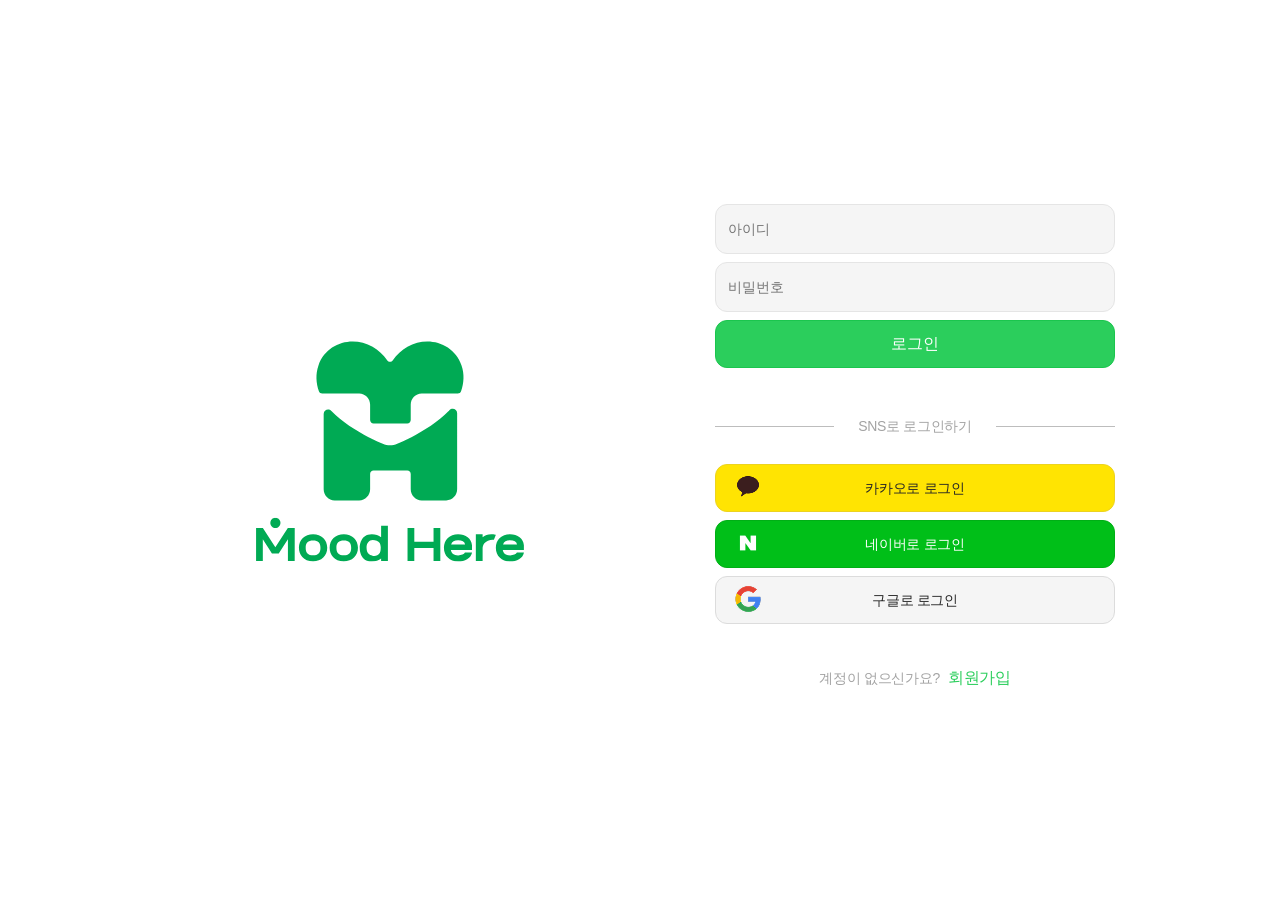
<file: login.html>
<!doctype html>
<html lang="ko">
  <head>
    <meta charset="UTF-8" />
    <meta name="viewport" content="width=device-width, initial-scale=1.0" />
    <title>mood here</title>
    <link rel="icon" href="assets/icons/svg/moodhere-fabicon.ico" />

    <link rel="stylesheet" href="./css/style.css" />
    <link rel="stylesheet" href="./css/login.css" />
    <script src="./js/pages/script.js" defer></script>
  </head>
  <body>
    <div class="layout">
      <main class="container">
        <div class="login-page-wrap">
          <!-- 로고 -->
          <div class="logo-wrap">
            <div class="logo-column bounce">
              <img src="assets/icons/svg/logo-column.svg" alt="" />
            </div>
          </div>
          <!-- 로그인, 비밀번호 인풋 -->
          <div class="login-content-side">
            <div class="login-form-wrap login-shell">
              <form action="login" method="post">
                <div class="login-box">
                  <input
                    type="text"
                    name="id"
                    placeholder="아이디"
                    required
                    class="home-login-id"
                  />
                  <input
                    type="password"
                    name="password"
                    placeholder="비밀번호"
                    required
                    class="home-login-pw"
                  />
                  <a href="home.html" class="btn">
                    <span class="login-text">로그인</span>
                  </a>
                </div>
              </form>
            </div>
            <!-- sns 로그인 -->
            <div class="sns-divider">
              <span class="sns-divider-text">SNS로 로그인하기</span>
            </div>

            <div class="sns-login-wrap">
              <a href="">
                <div class="kakao sns">
                  <img src="assets/icons/kakao-login.png" alt="" />카카오로
                  로그인
                </div>
              </a>
              <a href="">
                <div class="naver sns">
                  <img src="assets/icons/naver-login.png" alt="" />네이버로
                  로그인
                </div>
              </a>
              <a href="">
                <div class="google sns">
                  <img src="assets/icons/google-login.png" alt="" />구글로
                  로그인
                </div>
              </a>
            </div>
            <div class="move-signup">
              <p class="sns-divider-text">계정이 없으신가요?</p>
              <a href="signup.html" class="signup-text">회원가입</a>
            </div>
          </div>
        </div>
      </main>
    </div>
    <script type="module" src="./js/app.js"></script>
  </body>
</html>
</file>
<file: css/style.css>
/* Design Token 케밥케이스로 작성 */
@supports (padding: env(safe-area-inset-top)) {
  :root {
    --safe-top: env(safe-area-inset-top);

    --safe-bottom: env(safe-area-inset-bottom);
  }
}

:root {
  /* 상단,헤더,하단 바 */
  --safe-top: 0px;
  --safe-bottom: 0px;

  /* 헤더 높이 */
  --header-h-mobile: 56px;
  --header-h-tablet: 64px;

  /* 하단 바 높이 */
  /* --bottom-bar-h: 64px; */
  --bottom-bar-h: 50px;

  /* 인디케이터바 */
  --indicator-apple: 34px;
  --indicator-android: 24px;

  /* colors */
  /* Primary */
  --green-100: #cafbd8;
  --green-200: #91f7af;
  --green-300: #57f386;
  --green-400: #2bce5c;
  --green-500: #1bc54e;
  --green-600: #0a8930;
  --green-700: #06501c;
  --green-800: #021708;

  /* Gray */
  --white: #ffffff;
  --gray-100: #f5f5f5;
  --gray-200: #e5e5e5;
  --gray-300: #d4d4d4;
  --gray-400: #a3a3a3;
  --gray-500: #737373;
  --gray-600: #525252;
  --gray-700: #404040;
  --gray-800: #262626;
  --gray-900: #171717;
  --black: #000000;

  /* Sementic */
  --accent: #2563eb;
  --error: #d32f2f;
  --success: #33a137;
  --warning: #ffa000;

  /* Spacing */
  --spacing-4: 4px;
  --spacing-8: 8px;
  --spacing-12: 12px;
  --spacing-14: 14px;
  --spacing-16: 16px;
  --spacing-18: 18px;
  --spacing-20: 20px;
  --spacing-24: 24px;

  /* Font Size */
  --font-12: 12px;
  --font-14: 14px;
  --font-16: 16px;
  --font-18: 18px;
  --font-20: 20px;
  --font-22: 22px;
  --font-24: 24px;
  --font-28: 28px;
  --font-36: 36px;
  --font-48: 48px;

  /* System Token */
  /* Background */
  --color-bg-primary: var(--gray-100);
  --color-bg-inverse: var(--gray-900);

  /* Text */
  --color-text-primary: var(--gray-900);
  --color-text-inverse: var(--gray-100);

  /* Responsive */
  /* Layout Spacing */
  --layout-padding-sm: 16px;
  --layout-padding-md: 24px;

  /* Container */
  --container-max: 1280px;
}

@import "./fonts.css";
/* Typography */
.heading-1 {
  font-size: var(--font-3xl);
  font-weight: 700;
}
.heading-2 {
  font-size: var(--font-2xl);
  font-weight: 700;
}
.heading-3 {
  font-size: var(--font-lg);
  font-weight: 600;
}
.heading-4 {
  font-size: var(--font-md);
  font-weight: 600;
}
.body-text {
  font-size: var(--font-md);
  font-weight: 400;
}
.caption {
  font-size: var(--font-sm);
  font-weight: 400;
}

/* css 리셋 */
* {
  margin: 0;
  padding: 0;
  box-sizing: border-box;
}
html {
}
body {
  overflow-x: hidden;
  background-color: var(--white);
  font-family: "Pretendard", sans-serif;
  font-size: 16px;
  line-height: 36px;
  color: var(--black);
  letter-spacing: -0.02em;
  transition: opacity 0.4s ease;
  scroll-behavior: smooth;
  opacity: 1;
}

body.fade-out {
  opacity: 0;
}
section {
  width: 100%;
  display: flex;
  padding-top: 56px;
  padding-bottom: 90px;
  flex-direction: column;
}
ul,
li {
  list-style: none;
}
a {
  color: inherit;
  text-decoration: none;
}
img {
  width: 100%;
  height: 100%;
  display: block;
  border: 0;
  object-fit: cover;
  /* 이미지는 인라인이라 블락으로 하면 한줄 다 차지하기ㄱ때문에 밑에 필요없음 */
  /* vertical-align: middle; */
}
button {
  /* 최소 터치 영역 확보 */
  min-width: 44px;
  min-height: 44px;
  padding: 0.5rem 1rem;
  border: none;
  background: none;
  color: inherit;
  cursor: pointer;
  border-radius: var(--spacing-12);
  appearance: none;

  font: inherit;
}
button:focus-visible {
  outline: 2px solid var(--success);
  outline-offset: 2px;
}
.title {
  /* padding: 0 0 8px 0; */
  font-size: var(--font-16);
  font-weight: 600;
}
.sub-title {
  font-size: 12px;
  line-height: 20px;
  font-weight: 400;
  color: var(--gray-500);
}

input {
  width: 100%;

  margin: 0;
  padding: 0;
  padding: var(--spacing-16) var(--spacing-12);

  border: 1px solid var(--gray-200);
  background: none;

  background-color: var(--gray-100);
  font-size: 14px;
  font-weight: 400;
  color: #000000;
  cursor: pointer;
  /* appearance: none; */
  -webkit-appearance: none;
  -moz-appearance: none;
  border-radius: var(--spacing-12);
}
input:focus {
  outline: none;
}
/* 하단 네비게이션 */
.bottom-nav {
  position: fixed;
  bottom: 0;
  left: 0;
  right: 0;
  width: 100%;
  height: 98px;
  display: flex;
  align-items: center;
  justify-content: center;
  padding: 0 16px;
  padding-bottom: env(safe-area-inset-bottom);
  border-top: 1px solid #f0f0f0;
  box-shadow: 0 1px 10px 2px rgba(0, 0, 0, 0.2);
  z-index: 2;
  background: white;
}
.bottom-nav a {
  flex: 1;
  color: #999;
  text-decoration: none;
}

.bottom-nav a.active span {
  font-weight: 600;
  color: var(--green-500);
}

.bottom-nav-container {
  width: 100%;
  height: 80%;
  display: flex;
  gap: 8px;
  align-items: center;
  justify-content: space-around;
  flex-direction: row;
  padding: 0;
}
.nav-item {
  width: 100%;
  display: flex;
  gap: 8px;
  align-items: center;
  justify-content: center;
  flex: 1;
  flex-direction: column;
  color: var(--gray-300);
}

.nav-item img {
  width: 32px;
  height: 32px;
  flex-shrink: 0;
  object-fit: contain;
}

.nav-item span {
  font-size: 12px;
  line-height: 1.2;
  white-space: nowrap;
}
.nav-text.active {
  color: var(--green-400);
}

/* 비활성 상태 */
button:disabled {
  cursor: not-allowed;

  opacity: 0.5;
}

/* Component Token */
/* Layout */
.layout {
  position: relative;
  width: 100%;
  min-height: 100vh;
  display: flex;
  align-items: center;
  flex-direction: column;
}

.container {
  position: relative;
  width: 100%;
  max-width: var(--container-max);
  /* flex: 1; */
  padding: 0 16px;
  background-color: var(--white);
}

.top {
  width: 100%;
  height: 44px;
}
.home {
  width: 100%;
  display: flex;
  /* padding-top: 80px; */
  /* padding-bottom: 230px; */
}
.header {
  position: fixed;
  top: 0;
  left: 0;
  right: 0;
  display: flex;
  width: 100%;
  max-width: var(--container-max);
  height: 48px;
  padding: 0 16px;
  border-bottom: 1px solid var(--gray-200);
  /* padding-top: env(safe-area-inset-top); */
  z-index: 100;
  background-color: var(--white);
}

.header-contents {
  width: 100%;
  max-width: var(--container-max);
  display: flex;
  align-items: center;
  justify-content: space-between;
  padding: 0 0;
}
.back-btn {
  width: 24px;
  height: 24px;
  display: flex;
  align-items: center;
}
.header-title {
  display: flex;
  justify-content: center;
  flex: 1;
  text-align: center;
}
.header .logo {
  width: 100%;
  display: flex;
  align-items: center;
  justify-content: center;
  flex-direction: row;
}
.header .logo a {
}
.header .logo img {
}
.user-menu-mobile {
  display: flex;
  gap: var(--spacing-8);
  font-size: 18px;
  color: var(--gray-700);
}
.fa-bell {
  font-size: 19px;
}
.user-menu-desktop {
  display: none;
}

.card-container {
  display: grid;
  gap: var(--spacing-16);
  padding: 16px 0;
  grid-template-columns: 1fr;
}
/* Image */
.thumbnail {
  overflow: hidden;
  aspect-ratio: 335/99;
  border-radius: var(--spacing-24);
}
.card-thumbnail {
  overflow: hidden;
  aspect-ratio: 335/99;
}
.btn {
  width: 100%;
  display: flex;
  justify-content: center;
  margin: 0;
  padding: 0;
  padding: var(--spacing-8) var(--spacing-12);

  border: none;
  background: none;
  background-color: var(--green-500);
  font-size: 14px;
  font-weight: 500;
  color: var(--white);
  cursor: pointer;
  /* 기본 스타일 제거 */
  appearance: none;
  -webkit-appearance: none;
  -moz-appearance: none;
  border-radius: var(--spacing-12);
}

/* 회원가입 */

.wrap-column {
  width: 100%;
  max-width: 535px;
  height: auto;
  display: flex;
  align-items: center;
  justify-content: center;
  flex-direction: column;
}
.before {
  width: 100%;
  min-width: 335px;
  height: 56px;
  display: flex;
  align-items: center;
  justify-content: flex-start;
  padding: 40px 0;
  border-bottom: 1px solid var(--gray-200);
  color: #000000;
}
.before i {
  width: 24px;
  height: 24px;
  display: flex;
  align-items: center;
  justify-content: center;
  color: #000000;
}
.fa-angle-left {
  font-size: 20px;
}
.page-title {
  width: 100%;
  display: flex;
  align-items: center;
  justify-content: flex-start;
}
.page-title h2 {
  width: 100%;
  display: flex;
  align-items: center;
  justify-content: flex-start;
  padding: 20px 0;
}
.signup-title {
  gap: 4px;
  padding-bottom: 8px;
}
.signup-title p {
  padding-left: 6px;
}
.signup-title .signup-text {
}
.tel-wrap {
  display: flex;
  gap: 4px;
  flex-direction: row;
}
.tel-wrap .tel {
  display: flex;
  /* width: 80%; */
  flex: 2.5;
}
.tel-wrap .authnum {
  display: flex;
  justify-content: center;
  flex: 1.5;
  border: 1px solid var(--gray-300);
  background-color: var(--gray-200);
  color: var(--gray-400);
  cursor: not-allowed;
}
.authnum-active {
  display: flex;
  justify-content: center;
  flex: 1.5;
  border: 1px solid var(--gray-700);
  background-color: var(--gray-600);
  color: var(--gray-100);
}
.authnum-active:hover {
  display: flex;
  justify-content: center;
  flex: 1.5;
  border: 1px solid var(--gray-900);
  background-color: var(--gray-800);
  color: var(--gray-100);
}
.authnum-complete {
  display: flex;
  justify-content: center;
  flex: 1.5;
  border: 1px solid var(--green-500);
  background-color: var(--green-400);
  color: var(--white);
}
.authnum-complete:hover {
  display: flex;
  justify-content: center;
  flex: 1.5;
  border: 1px solid var(--green-500);
  background-color: var(--green-500);
  color: var(--white);
}

.signup {
  width: 100%;
  display: flex;
}
.pw-error,
.pw-complete {
  display: none;
  margin-top: 4px;
  padding-left: 6px;
  font-size: 12px;
}

.pw-error {
  padding-left: 6px;
  font-size: 12px;
  font-weight: 600;
  color: var(--error);
}

.pw-complete {
  padding-left: 6px;
  font-size: 12px;
  font-weight: 600;
  color: var(--success);
}

.menu-bar {
  padding-bottom: env(safe-area-inset-bottom);
}
.save-mood {
  margin-bottom: 24px;
  display: flex;
  align-items: center;
  justify-content: center;
}
/* 하단 네비 */
.bottom-nav a.active span {
  font-weight: 600;
  color: #0ec244;
}

.footer {
  width: 100vw;
  margin-left: calc(-50vw + 50%);
  height: 140px;
  display: flex;
  gap: 24px;
  align-items: center;
  justify-content: space-between;
  padding: 24px 16px;
  background-color: var(--gray-100);
  font-size: 12px;
  color: var(--gray-500);
}
.footer-logo {
  width: 40%;
  height: auto;
  flex: 1;
}
.footer-logo img {
  width: 100%;
}
.footer-info {
  display: flex;
  flex: 2.5;
  flex-direction: column;
}
.footer-link {
  width: 100%;
  display: flex;
  flex-wrap: wrap;

  gap: 4px;
  line-height: 1.2;
}

/* 반응형 */
@media screen and (min-width: 768px) {
  :root {
    --font-sm: 15px;
    --font-md: 17px;
    --font-lg: 20px;
    --font-xl: 22px;
    --font-2xl: 26px;
    --font-3xl: 30px;
    --font-4xl: 36px;
    --font-5xl: 44px;
    --font-6xl: 56px;

    /* 하단 바 */
    --bottom-bar-h: 112px;
  }
  section {
    width: 100%;
    display: flex;
    padding-top: 56px;
    flex-direction: column;
  }

  .container {
    width: 100%;
    display: flex;
    align-items: center;
    justify-content: center;
    flex: 1;
    flex-direction: column;
    padding: 0 24px;
  }

  .header {
    position: fixed;
    top: 0;
    left: 0;
    right: 0;
    width: 100%;
    max-width: var(--container-max);
    padding: 16px 24px;
    border-bottom: 1px solid var(--gray-200);
    /* padding-top: env(safe-area-inset-top); */
    z-index: 100;
    background-color: var(--white);
  }

  .button {
    width: 100%;
    padding-right: 24px;
    padding-bottom: 40px;
    padding-left: 24px;
  }

  .intro {
    padding: 24px 24px 180px 24px;
  }
  /* 푸터 */
  .footer {
    width: 100vw;
    margin-left: calc(-47vw + 50%);
    height: 140px;
    display: flex;
    gap: 24px;
    align-items: center;
    justify-content: space-between;
    padding: 24px 24px;
    background-color: var(--gray-100);
    font-size: 12px;
    color: var(--gray-500);
  }
  .footer-logo {
    width: 30%;
    height: auto;
  }
  .footer-logo img {
    width: 100%;
  }
  .footer-info {
    display: flex;
    justify-content: flex-end;
  }
  .footer-info .copyright {
    display: flex;
    justify-content: flex-end;
  }
  .footer-link {
    width: 100%;
    display: flex;
    flex-wrap: wrap;
    justify-content: flex-end;
    gap: 8px;
    line-height: 1.2;
  }

  .bottom-nav {
    position: fixed;
    bottom: 0;
    width: 100%;
    height: 112px;
    display: flex;
    align-items: center;
    justify-content: center;
    padding: 16px 24px 24px 24px;
    border-top: 1px solid #f0f0f0;
    z-index: 2;
    background: white;
  }
}

/* desktop */
@media screen and (min-width: 1024px) {
  :root {
    --font-sm: 16px;
    --font-md: 18px;
    --font-lg: 22px;
    --font-xl: 24px;
    --font-2xl: 28px;
    --font-3xl: 32px;
    --font-4xl: 40px;
    --font-5xl: 52px;
    --font-6xl: 64px;
  }
  section {
    width: 100%;
    display: flex;
    padding-top: 56px;
    flex-direction: column;
  }
  .header {
    position: fixed;
    top: 0;
    left: 0;
    right: 0;
    width: 100%;
    height: 72px;
    max-width: var(--container-max);
    padding: 16px 40px;
    border-bottom: 1px solid var(--gray-200);
    /* padding-top: env(safe-area-inset-top); */
    z-index: 100;
    background-color: var(--white);
  }

  .user-menu-mobile {
    display: none;
  }
  .user-menu-desktop {
    display: flex;
    gap: var(--spacing-8);
    align-items: center;
    justify-content: flex-end;
    font-size: 24px;
    color: var(--gray-700);
  }
  .fa-bell {
    font-size: 24px;
  }
  /* 검색창 */
  .search-box {
    position: relative;
    width: 100%;
    color: var(--gray-400);
  }
  .search-box i {
    position: absolute;
    top: 14px;
    left: 8px;
    font-size: 16px;
  }
  .search-box .search-input {
    width: 400px;
    height: 24px;
    padding-left: 32px;
  }
  .search-box .search-input:focus {
    border: 1px solid var(--green-500);
    background-color: var(--white);
  }

  .container {
    max-width: 100%;
    display: flex;
    align-items: center;
    justify-content: center;
    flex-direction: column;
    padding: 0 40px;
  }
  .onboarding-logo-wrap {
    width: 100%;
    height: auto;
    display: flex;
    align-items: center;
    justify-content: center;
    flex: 1;
  }

  .before {
    width: 100%;
    height: 64px;
    display: flex;
    align-items: center;
    justify-content: flex-start;
    padding: 40px 0;
    border-bottom: none;
    color: #000000;
  }
  .before i {
    display: flex;
    align-items: center;
    justify-content: center;
    color: #000000;
  }
  .fa-angle-left {
    font-size: 24px;
  }
  /* 푸터 */
  .footer {
    width: 100vw;
    margin-left: calc(-47vw + 50%);
    height: 140px;
    display: flex;
    gap: 24px;
    align-items: center;
    justify-content: space-between;
    padding: 24px 40px;
    background-color: var(--gray-100);
    font-size: 12px;
    color: var(--gray-500);
  }
  .footer-logo {
    width: 100%;
    height: auto;
  }
  .footer-logo img {
    width: 60%;
  }
  .footer-info {
    display: flex;
    /* justify-content: flex-end; */
  }
  .footer-link {
    width: 100%;
    display: flex;
    justify-content: flex-end;
    gap: 8px;
    line-height: 1.2;
  }
  .footer-info .copyright {
    display: flex;
    justify-content: flex-end;
  }

  .bottom-nav {
    display: none;
  }
}
@media screen and (min-width: 1440px) {
  section {
    width: 100%;
    display: flex;
    padding-top: 56px;
    flex-direction: column;
  }
  .header {
    position: fixed;
    top: 0;
    width: 100%;
    max-width: 2560px;
    padding: 16px 16px;
    border-bottom: 1px solid var(--gray-200);
    /* padding-top: env(safe-area-inset-top); */
    z-index: 100;
    background-color: var(--white);
  }

  .header-contents {
    width: 100%;
    max-width: 2560px;
    display: flex;
    align-items: center;
    justify-content: space-between;
    padding: 0 0;
  }
  /* 푸터 */
  .footer {
    width: 100vw;
    margin-left: calc(-47vw + 50%);
    height: 140px;
    display: flex;
    gap: 24px;
    align-items: center;
    justify-content: space-between;
    padding: 24px 40px;
    background-color: var(--gray-100);
    font-size: 12px;
    color: var(--gray-500);
  }
  .footer-logo {
    width: 100%;
    height: auto;
  }
  .footer-logo img {
    width: 60%;
  }
  .footer-info {
    display: flex;
    /* justify-content: flex-end; */
  }
  .footer-link {
    width: 100%;
    display: flex;
    justify-content: flex-end;
    gap: 8px;
    line-height: 1.2;
  }
  .footer-info .copyright {
    display: flex;
    justify-content: flex-end;
  }
}
</file>
<file: css/login.css>
.btn {
  display: flex;
  align-items: center;
  justify-content: center;
  width: 100%;
  margin: 0;
  height: 48px;
  /* padding: var(--spacing-16) var(--spacing-12); */

  border: none;
  background: none;
  border: 1px solid var(--green-500);
  background-color: var(--green-400);
  font-size: 16px;
  font-weight: 500;
  color: #000000;
  cursor: pointer;
  /* 기본 스타일 제거 */
  appearance: none;
  -webkit-appearance: none;
  -moz-appearance: none;
  border-radius: var(--spacing-12);
}
.logo-wrap {
  width: 100%;
  display: flex;
  justify-content: center;
  flex: 0.5;
  padding: 32px 0; /* 모바일의 80px 패딩 제거 */
}

.logo-column {
  width: 50%;
}

.bounce {
  animation: bounce 0.7s cubic-bezier(0.36, 0.07, 0.19, 0.97) both;
}
@keyframes bounce {
  0% {
    transform: translateY(0) scaleY(1) scaleX(1);
  }
  15% {
    transform: translateY(-80px) scaleY(1.1) scaleX(0.92);
  }
  30% {
    transform: translateY(-120px) scaleY(1.15) scaleX(0.88);
  }
  50% {
    transform: translateY(-80px) scaleY(1.1) scaleX(0.92);
  }
  65% {
    transform: translateY(-10px) scaleY(0.92) scaleX(1.08);
  }
  75% {
    transform: translateY(0) scaleY(1.06) scaleX(0.96);
  }
  85% {
    transform: translateY(-16px) scaleY(1.02) scaleX(0.99);
  }
  100% {
    transform: translateY(0) scaleY(1) scaleX(1);
  }
}

/* 로그인 인풋 */
.login-form-wrap {
  width: 100%;
  min-width: 335px;
  max-width: 535px;
  display: flex;
  justify-content: center;
  flex-direction: column;
  padding: 0 0 40px 0;
}
.login-box {
  width: 100%;
  display: flex;
  gap: 8px;
  align-items: center;
  justify-content: center;
  flex-direction: column;
  font-size: 14px;
}
.home-login-id,
.home-login-pw {
}
.login-text {
  color: var(--white);
  font-size: var(--font-16);
  font-weight: 400;
}
button {
  height: 48px;
  display: flex;
  align-items: center;
  justify-content: center;
}

/* sns로그인 */
.sns-divider {
  width: 100%;
  max-width: 535px;
  display: flex;

  gap: 24px; /* 글자와 선 사이 간격 */
  align-items: center;
  padding: 0 0 20px 0;
}

.sns-divider::before,
.sns-divider::after {
  content: "";
  height: 1px;
  flex: 1; /* 양쪽 선이 남는 공간만큼 늘어남 */
  background-color: #bdbdbd;
}

.sns-divider-text {
  font-size: 14px;
  font-weight: 400;
  text-align: center;
  color: var(--gray-400);
  white-space: nowrap; /* 글자가 줄바꿈 안 되게 */
}

.sns-login-wrap {
  width: 100%;
  display: flex;
  gap: 8px;
  align-items: center;
  justify-content: center;
  flex-direction: column;
  padding-bottom: 16px;
}
.sns-login-wrap a {
  width: 100%;
  min-width: 335px;
  max-width: 535px;
}

/* 카카오 색상 */
.kakao {
  position: relative;
  width: 100%;
  min-width: 335px;
  max-width: 535px;
  height: 48px;
  display: flex;
  align-items: center;
  justify-content: center;
  padding: var(--spacing-16) var(--spacing-12);
  border: 1px solid #ecd320;
  background-color: #ffe402;
  text-align: center;
  font-size: 14px;
  font-weight: 400;
  text-align: center;
  color: var(--gray-800);
  border-radius: 12px;
}
.kakao img {
  position: absolute;
  bottom: 0px;
  left: 8px;
  width: 48px;
  height: 48px;
}
.naver {
  position: relative;
  width: 100%;
  min-width: 335px;
  max-width: 535px;
  height: 48px;
  display: flex;
  align-items: center;
  justify-content: center;
  padding: var(--spacing-16) var(--spacing-12);
  border: 1px solid #00af16;
  background-color: #00bf18;
  font-size: 14px;
  font-weight: 400;
  color: var(--white);
  text-align: center;
  border-radius: 12px;
}
.naver img {
  position: absolute;
  bottom: 0px;
  left: 8px;
  width: 48px;
  height: 48px;
}
.google {
  position: relative;
  width: 100%;

  min-width: 335px;
  max-width: 535px;
  height: 48px;
  display: flex;
  align-items: center;
  justify-content: center;
  padding: var(--spacing-16) var(--spacing-12);
  border: 1px solid #dcdcdc;
  background-color: #f5f5f5;
  font-size: 14px;
  font-weight: 400;
  text-align: center;
  color: var(--gray-800);
  text-align: center;
  border-radius: 12px;
}
.google img {
  position: absolute;
  bottom: 0px;
  left: 8px;
  width: 48px;
  height: 48px;
}

.move-signup {
  display: flex;
  gap: 8px;
  align-items: center;
  justify-content: center;
  flex-direction: row;
}

.sns-divider-text {
}
.signup-text {
  color: var(--green-400);
}
.signup-text:hover {
  font-weight: 600;
  color: var(--green-500);
}

@media screen and (min-width: 1024px) {
  .wrap-column {
    width: 100%;
  }
  .login-page-wrap {
    width: 100%;
    max-width: 1000px; /* PC에서 너무 퍼지지 않게 조절 */
    display: flex;
    gap: 100px; /* 로고와 폼 사이의 간격 */
    align-items: center;
    justify-content: center;
    flex-direction: row; /* 세로 나열에서 가로 나열로 변경 */
    margin: 0 auto;
  }

  /* 로고 영역 조절 */
  .logo-wrap {
    display: flex;
    justify-content: center;
    flex: 0.5;
    padding: 0; /* 모바일의 80px 패딩 제거 */
  }

  .logo-column {
    width: 300px; /* PC에서는 로고를 조금 더 키워도 좋습니다 */
  }

  .bounce {
    animation: bounce 0.7s cubic-bezier(0.36, 0.07, 0.19, 0.97) both;
  }
  @keyframes bounce {
    0% {
      transform: translateY(0) scaleY(1) scaleX(1);
    }
    15% {
      transform: translateY(-80px) scaleY(1.1) scaleX(0.92);
    }
    30% {
      transform: translateY(-120px) scaleY(1.15) scaleX(0.88);
    }
    50% {
      transform: translateY(-80px) scaleY(1.1) scaleX(0.92);
    }
    65% {
      transform: translateY(-10px) scaleY(0.92) scaleX(1.08);
    }
    75% {
      transform: translateY(0) scaleY(1.06) scaleX(0.96);
    }
    85% {
      transform: translateY(-16px) scaleY(1.02) scaleX(0.99);
    }
    100% {
      transform: translateY(0) scaleY(1) scaleX(1);
    }
  }

  /* 우측 콘텐츠 영역 조절 */
  .login-content-side {
    width: 100%;
    max-width: 400px; /* 폼의 최대 너비 고정 */
    display: flex;
    align-items: flex-start; /* 왼쪽 정렬 */
    flex: 1;
    flex-direction: column;
  }

  /* 기존 가로 너비 제한 클래스들 수정 */
  .login-form-wrap,
  .sns-divider,
  .sns-login-wrap,
  .sns-login-wrap a {
    width: 100%;
    max-width: 100%; /* 부모인 .login-content-side에 맞춤 */
  }

  /* 회원가입 문구 정렬 */
  .move-signup {
    width: 100%;
    margin-top: 20px;
    text-align: center;
  }

  .login-box {
    transition: all 0.55s cubic-bezier(0.77, 0, 0.18, 1);
  }

  .login-shell.is-desktop {
    gap: 60px;
    flex-direction: row;
    padding: 40px;
  }
  .login-shell.is-desktop .logo-block svg {
    width: 160px;
    height: 160px;
  }
}
</file>
